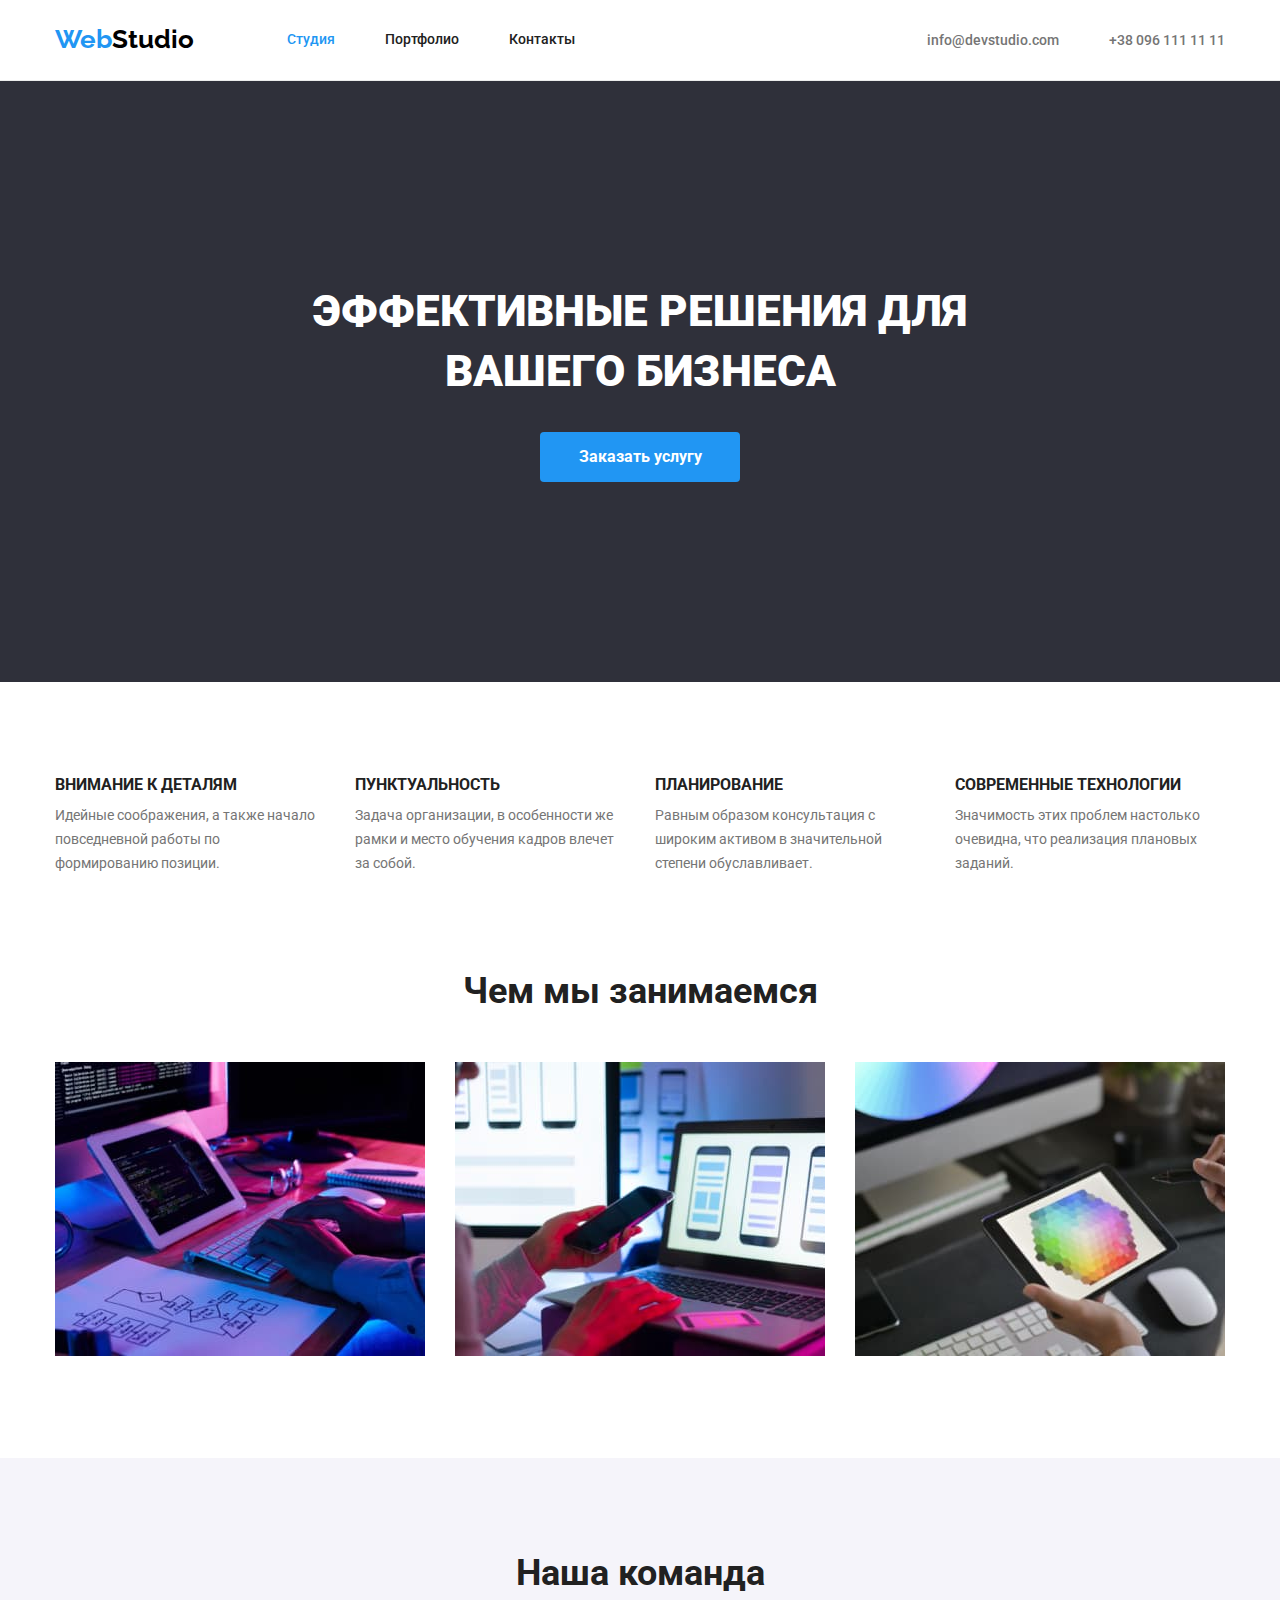
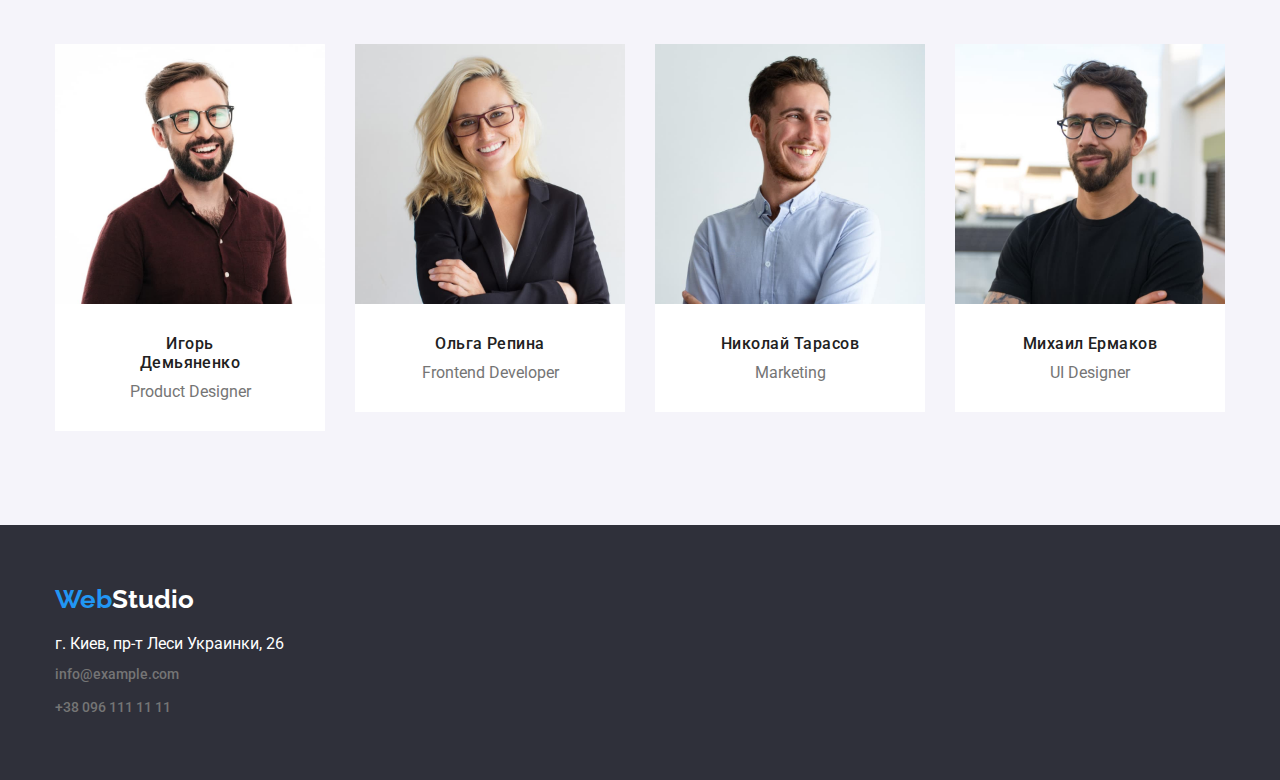
<file: index.html>
<!DOCTYPE html>
<html lang="ru">
<head>
    <meta charset="UTF-8">
    <meta http-equiv="X-UA-Compatible" content="IE=edge">
    <meta name="viewport" content="width=device-width, initial-scale=1.0">
    <title>WebStudio</title>
    <link rel="preconnect" href="https://fonts.gstatic.com">
    <link href="https://fonts.googleapis.com/css2?family=Raleway:wght@700&family=Roboto:wght@400;500;700;900&display=swap"
        rel="stylesheet">
    <link rel="stylesheet" href="https://cdnjs.cloudflare.com/ajax/libs/modern-normalize/1.0.0/modern-normalize.min.css">
    <link rel="stylesheet" href="./css/style.css">
</head>
<body>
    <!-- Шапка сайта -->
    <header class="page-header">
        <div class="container flex">
            <a class="logo" href="./index.html" lang="en">Web<span>Studio</span></a>
            <nav class="main-nav">
                <ul class="list site-nav flex">
                    <li class="item"><a class="link current" href="./index.html">Студия</a></li>
                    <li class="item"><a class="link" href="./portfolio.html">Портфолио</a></li>
                    <li class="item"><a class="link" href="#">Контакты</a></li>
                </ul>
            </nav>
            <ul class="list contact-nav flex">
                <li class="item">
                    <a class="link link-contact" href="mailto:info@devstudio.com">info@devstudio.com</a>
                </li>
                <li class="item">
                    <a class="link link-contact" href="tel:+380961111111">+38 096 111 11 11</a>
                </li>
            </ul>
        </div>
    </header>
    <!-- главная страница -->
    <main>
        <!-- Hero -->
        <section class="section hero-section">
            <div class="container">
                <div class="hero-section-title">
                    <h1 class="hero-title">Эффективные решения для вашего бизнеса</h1>
                    <button class="btn btn-hero" type="button">Заказать услугу</button>
                </div>
            </div>
                  
        </section>
        <!-- Наши преимущества -->
        <section class="section">
            <div class="container">
                <h2 hidden>Наши преимущества</h2>
                <ul class="list feature-list">
                    <li class="item">
                        <h3 class="title">Внимание к деталям</h3>
                        <p class="text feature-text">Идейные соображения, а также начало повседневной работы по формированию позиции.
                        </p>
                    </li>
                    <li class="item">
                        <h3 class="title">Пунктуальность</h3>
                        <p class="text feature-text">Задача организации, в особенности же рамки и место обучения кадров влечет за собой.
                        </p>
                    </li>
                    <li class="item">
                        <h3 class="title">Планирование</h3>
                        <p class="text feature-text">Равным образом консультация с широким активом в значительной степени обуславливает.
                        </p>
                    </li>
                    <li class="item">
                        <h3 class="title">Современные технологии</h3>
                        <p class="text feature-text">Значимость этих проблем настолько очевидна, что реализация плановых заданий.</p>
                    </li>
                </ul>
                <h2 class="section-title">Чем мы занимаемся</h2>
                <ul class="list our-skills-list">
                    <li class="item">
                        <img src="./images/aboutus1.jpg" alt="Создание сайтов" width="370" height="294">
                    </li>
                    <li class="item">
                        <img src="./images/aboutus2.jpg" alt="Разработка мобильных приложений" width="370" height="294">
                    </li>
                    <li class="item">
                        <img src="./images/aboutus3.jpg" alt="Созданием дизайонв для сайтов и приложений" width="370" height="294">
                    </li>
                </ul>
            </div>
            
        </section>
        <!-- наша команда -->
        <section class="section section-our-team">
            <div class="container">
                <h2 class="section-title">Наша команда</h2>
                <ul class="list list-team">
                    <li class="item">
                        <div class="our-team-item">
                            <img class="team-image" src="./images/ourteam1.jpg" alt="Дизайнер" width="270" height="260">
                            <h3 class="title-team">Игорь Демьяненко</h3>
                            <p class="text team-text">Product Designer</p>
                        </div>
                        
                    </li>
                    <li class="item">
                        <div class="our-team-item">
                            <img class="team-image" src="./images/ourteam2.jpg" alt="Фронтенд разработчик" width="270" height="260">
                            <h3 class="title-team">Ольга Репина</h3>
                            <p class="text team-text">Frontend Developer</p>
                        </div>
                    </li>
                    <li class="item">
                        <div class="our-team-item">
                            <img class="team-image" src="./images/ourteam3.jpg" alt="Маркетолог" width="270" height="260">
                            <h3 class="title-team">Николай Тарасов</h3>
                            <p class="text team-text">Marketing</p>
                        </div>
                    </li>
                    <li class="item">
                        <div class="our-team-item">
                            <img class="team-image" src="./images/ourteam4.jpg" alt="Разработчик пользовательского интерфейса" width="270"
                                height="260">
                            <h3 class="title-team">Михаил Ермаков</h3>
                            <p class="text team-text">UI Designer</p>
                        </div>
                    </li>
                </ul>
            </div>
            
        </section>
    </main>
    <!-- Футер -->
    <footer class="footer">
        <div class="container footer-container">
            <a class="logo logo-footer" href="./index.html" lang="en">Web<span>Studio</span></a>
            <address class="footer-address">
                <p class="address">г. Киев, пр-т Леси Украинки, 26 </p>
                <a class="link link-contact" href="mailto:info@example.com">info@example.com</a>
                <a class="link link-contact" href="tel:+380961111111">+38 096 111 11 11</a>
            </address>
        </div>
    </footer>
</body>
</html>
</file>
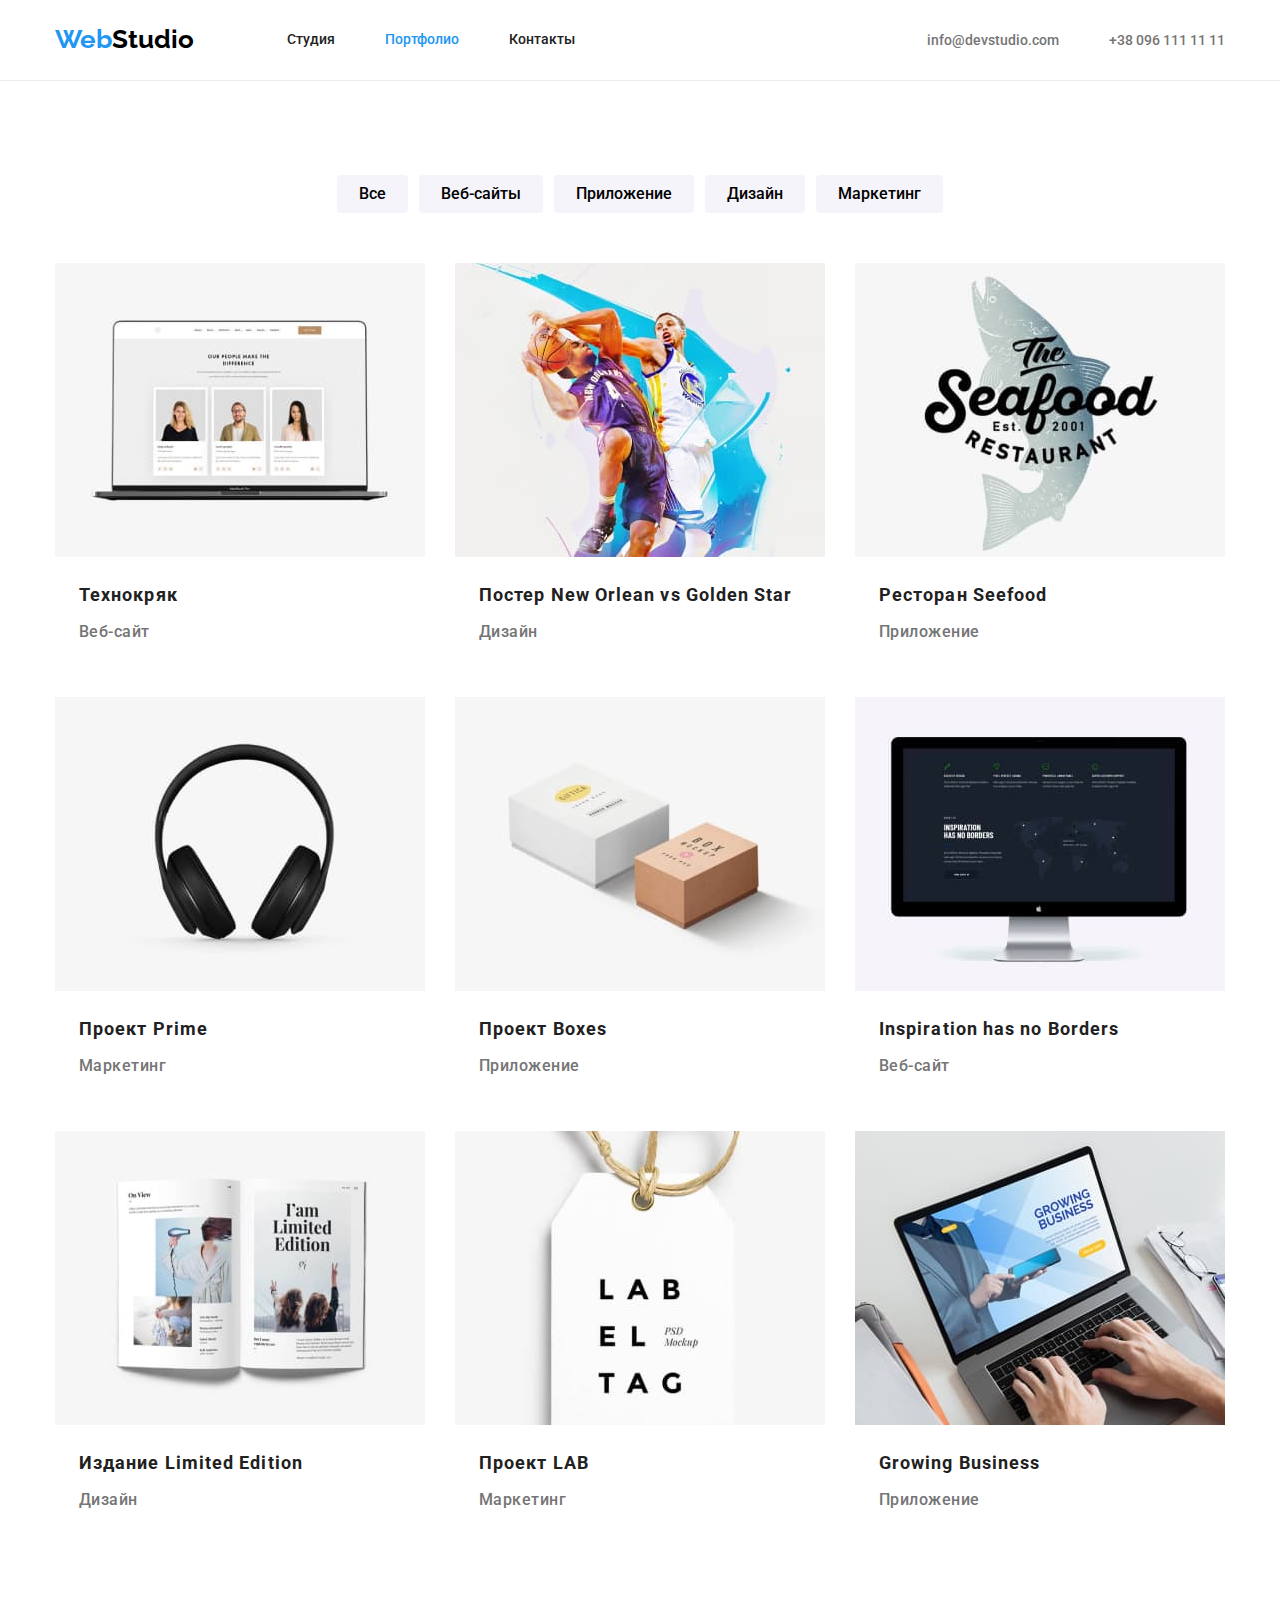
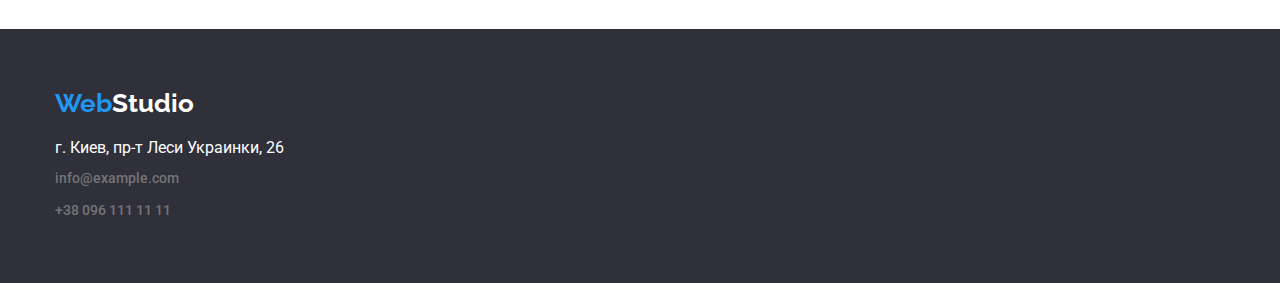
<file: portfolio.html>
<!DOCTYPE html>
<html lang="ru">

<head>
    <meta charset="UTF-8">
    <meta http-equiv="X-UA-Compatible" content="IE=edge">
    <meta name="viewport" content="width=device-width, initial-scale=1.0">
    <title>WebStudio</title>
    <link rel="preconnect" href="https://fonts.gstatic.com">
    <link href="https://fonts.googleapis.com/css2?family=Raleway:wght@700&family=Roboto:wght@400;500;700;900&display=swap"
        rel="stylesheet">
    <link rel="stylesheet" href="https://cdnjs.cloudflare.com/ajax/libs/modern-normalize/1.0.0/modern-normalize.min.css">
    <link rel="stylesheet" href="./css/style.css">
</head>

<body>
    <!-- Шапка сайта -->
    <header class="page-header">
        <div class="container flex">
            <a class="logo" href="./index.html" lang="en">Web<span>Studio</span></a>
            <nav class="main-nav">
                <ul class="list site-nav flex">
                    <li class="item"><a class="link" href="./index.html">Студия</a></li>
                    <li class="item"><a class="link current" href="./portfolio.html">Портфолио</a></li>
                    <li class="item"><a class="link" href="#">Контакты</a></li>
                </ul>
            </nav>
            <ul class="list contact-nav flex">
                <li class="item">
                    <a class="link link-contact" href="mailto:info@devstudio.com">info@devstudio.com</a>
                </li>
                <li class="item">
                    <a class="link link-contact" href="tel:+380961111111">+38 096 111 11 11</a>
                </li>
            </ul>
        </div>
    </header>

        <!-- главная страница -->
        <main>
            <section class="section section-portfolio">
                <div class="container">
                    <h1 hidden>Наше портфолио</h1>
                    <ul class="list btn-list">
                        <li class="item">
                            <button class="btn btn" type="button">Все</button>
                        </li>
                        <li class="item">
                            <button class="btn" type="button">Веб-сайты</button>
                        </li>
                        <li class="item">
                            <button class="btn" type="button">Приложение</button>
                        </li>
                        <li class="item">
                            <button class="btn" type="button">Дизайн</button>
                        </li>
                        <li class="item">
                            <button class="btn" type="button">Маркетинг</button>
                        </li>
                    </ul>
                    <ul class="list portfolio-list">
                        <li class="item">
                            <div class="portfolio-list-item">
                                <a class="link" href="#">
                                    <img class="portfolio-image" src="./images/portfolio/website1.jpg" alt="Веб-сайт Технокряк" width="370" height="294">
                                    <h2 class="title-works">Технокряк</h2>
                                    <p class="text-works">Веб-сайт</p>
                                </a>
                            </div>
                        </li>
                        <li class="item">
                            <div class="portfolio-list-item">
                                <a class="link" href="#">
                                    <img class="portfolio-image" src="./images/portfolio/website2.jpg" alt="Постер New Orlean vs Golden Star" width="370" height="294">
                                    <h2 class="title-works">Постер New Orlean vs Golden Star</h2>
                                    <p class="text-works">Дизайн</p>
                                </a>
                            </div>
                        </li>
                        <li class="item">
                            <div class="portfolio-list-item">
                                <a class="link" href="#">
                                    <img class="portfolio-image" src="./images/portfolio/website3.jpg" alt="Приложение для ресторана Seefood" width="370" height="294">
                                    <h2 class="title-works">Ресторан Seefood</h2>
                                    <p class="text-works">Приложение</p>
                                </a>
                            </div>
                        </li>
                        <li class="item">
                            <div class="portfolio-list-item">
                                <a class="link" href="#">
                                    <img class="portfolio-image" src="./images/portfolio/website4.jpg" alt="Проект Prime" width="370" height="294">
                                    <h2 class="title-works">Проект Prime</h2>
                                    <p class="text-works">Маркетинг</p>
                                </a>
                            </div>
                        </li>
                        <li class="item">
                            <div class="portfolio-list-item">
                                <a class="link" href="#">
                                    <img class="portfolio-image" src="./images/portfolio/website5.jpg" alt="Проект Boxes" width="370" height="294">
                                    <h2 class="title-works">Проект Boxes</h2>
                                    <p class="text-works">Приложение</p>
                                </a>
                            </div>
                        </li>
                        <li class="item">
                            <div class="portfolio-list-item">
                                <a class="link" href="#">
                                    <img class="portfolio-image" src="./images/portfolio/website6.jpg" alt="Inspiration has no Borders" width="370" height="294">
                                    <h2 class="title-works">Inspiration has no Borders</h2>
                                    <p class="text-works">Веб-сайт</p>
                                </a>
                            </div>
                        </li>
                        <li class="item">
                            <div class="portfolio-list-item">
                                <a class="link" href="#">
                                    <img class="portfolio-image" src="./images/portfolio/website7.jpg" alt="Издание Limited Edition" width="370" height="294">
                                    <h2 class="title-works">Издание Limited Edition</h2>
                                    <p class="text-works">Дизайн</p>
                                </a>
                            </div>
                        </li>
                        <li class="item">
                            <div class="portfolio-list-item">
                                <a class="link" href="#">
                                    <img class="portfolio-image" src="./images/portfolio/website8.jpg" alt="Проект LAB" width="370" height="294">
                                    <h2 class="title-works">Проект LAB</h2>
                                    <p class="text-works">Маркетинг</p>
                                </a>
                            </div>
                        </li>
                        <li class="item">
                            <div class="portfolio-list-item">
                                <a class="link" href="#">
                                    <img class="portfolio-image" src="./images/portfolio/website9.jpg" alt="Growing Business" width="370" height="294">
                                    <h2 class="title-works">Growing Business</h2>
                                    <p class="text-works">Приложение</p>
                                </a>
                            </div>
                        </li>
                    </ul>
                </div>
            </section>

        </main>
        <!-- Футер -->
        <footer class="footer">
            <div class="container footer-container">
                <a class="logo logo-footer" href="./index.html" lang="en">Web<span>Studio</span></a>
                <address class="footer-address">
                    <p class="address">г. Киев, пр-т Леси Украинки, 26 </p>
                    <a class="link link-contact" href="mailto:info@example.com">info@example.com</a>
                    <a class="link link-contact" href="tel:+380961111111">+38 096 111 11 11</a>
                </address>
            </div>
        </footer>
</body>
</html>
</file>
<file: css/style.css>
:root {
  --dark-background: #2f303a;
  --white-background: #ffffff;
  --light-background: #e5e5e5;
  --grey-background: #f5f4fa;
  --text-dark: #000000;
  --text-white: #ffffff;
  --text-black: #212121;
  --text-grey: #757575;
  --accent-blue: #2196f3;
}
body {
  background: var(--white-background);
  font-family: Roboto, sans-serif;
  color: var(--text-black);
}
h1,
h2,
h3,
h4,
h5,
h6 {
  margin: 0;
}
p {
  margin: 0;
}
ul {
  margin: 0;
  padding: 0;
}

.container {
  margin-left: auto;
  margin-right: auto;
  padding-left: 15px;
  padding-right: 15px;

  width: 1200px;

  /* outline: 1px solid tomato; */
}
.link {
  font-weight: 500;
  font-size: 14px;
  line-height: 1.14;
  color: var(--text-black);
  text-decoration: none;
}
.link:hover,
.link:focus {
  color: var(--accent-blue);
}
.section {
  padding-top: 94px;
  padding-bottom: 94px;
  font-size: 14px;
  line-height: 1.71;
  /* width: 1600px; */
}
.list {
  list-style-type: none;
}
.flex {
  display: flex;
}
/* Header */

.page-header {
  border-bottom: 1px solid #ececec;
  /* padding: 0 200px; */
}
.page-header .container {
  align-items: center;
}
.logo {
  color: var(--accent-blue);
  font-family: Raleway;
  font-weight: bold;
  font-size: 26px;
  text-decoration: none;
}
.logo span {
  color: var(--text-dark);
}
.main-nav {
  align-items: center;
}
.site-nav {
  margin: 0;
  padding: 32px 0 32px 93px;
  align-items: center;

  font-weight: 500;
  font-size: 14px;
  line-height: 1.14;
}
.site-nav .link {
  padding: 32px 0;
}
.site-nav .item + .item {
  margin-left: 50px;
}

.contact-nav {
  display: flex;
  margin-left: auto;
  padding: 0;
}
.link-contact {
  color: var(--text-grey);
}
.site-nav .link.current {
  color: var(--accent-blue);
}
.contact-nav .item + .item {
  padding-left: 50px;
}

/* Main */

.hero-section {
  text-align: center;
  background-color: var(--dark-background);
}
/* .hero-section .container {
  padding: 104px 252px 104px 252px;
} */
.hero-section-title {
  padding: 106px 237px 106px 237px;
}
.hero-title {
  margin-bottom: 30px;

  font-weight: 900;
  font-size: 44px;
  line-height: 137%;
  color: var(--text-white);
  text-transform: uppercase;
}
.btn {
  background-color: var(--grey-background);
  font-weight: 500;
  font-size: 16px;
  line-height: 1.63;
  text-align: center;
  cursor: pointer;
}
.btn:hover,
.btn:focus {
  background-color: var(--accent-blue);
  color: var(--text-white);
}
.btn-hero {
  background-color: var(--accent-blue);
  font-weight: bold;
  font-size: 16px;
  line-height: 1.88;
  text-align: center;
  color: var(--text-white);
  width: 200px;
  border: transparent;
  border-radius: 4px;
  padding: 10px 32px;
}
/* наши преимущества */
.feature-list {
  display: flex;
  margin-bottom: 94px;
}
.feature-list .item {
  width: calc((100% - 90px) / 4);
}
.feature-list .item:not(:last-child) {
  margin-right: 30px;
}
.feature-list .feature-title {
  margin-bottom: 10px;
}
.feature-list .text {
}
.title {
  font-weight: bold;
  line-height: 1.14;
  text-transform: uppercase;
  margin-bottom: 10px;
}
.section-title {
  margin-bottom: 50px;

  font-weight: bold;
  font-size: 36px;
  line-height: 1.17;
  text-align: center;
}
.text {
  color: var(--text-grey);
}
.our-skills-list {
  display: flex;
}
.our-skills-list .item:not(:last-child) {
  margin-right: 30px;
}
/* наша команда */
.section-our-team {
  background-color: var(--grey-background);
}
.list-team {
  display: flex;
  text-align: center;
}
.our-team-item {
  background-color: var(--white-background);

  /* padding-bottom: 30px; */
}
.list-team .item {
  display: block;
}
.list-team .item:not(:last-child) {
  margin-right: 30px;
}
.title-team {
  font-weight: 500;
  font-size: 16px;
  line-height: 119%;
  letter-spacing: 0.03em;
  padding: 0 59px 10px 59px;
}
.our-skills-list {
  display: flex;
}
.our-skills-list .item:not(:last-child) {
  margin-right: 30px;
}
.team-text {
  font-size: 16px;
  line-height: 1.19;
  padding-right: auto;
  padding-bottom: 30px;
  padding-left: auto;
}
.team-image {
  display: block;
  margin-bottom: 30px;
}
/* наши работы */
.section-portfolio {
  background-color: var(--white-background);
}
.btn-list {
  text-align: center;
  margin-bottom: 50px;
}
.btn-list .item {
  display: inline-block;
  letter-spacing: 0.03em;
}
.btn-list .item:not(:last-child) {
  margin-right: 8px;
}
.item .btn {
  padding: 6px 22px;
  border: transparent;
  border-radius: 4px;
  font-family: Roboto;
  font-weight: 500;
}
.portfolio-list {
  display: flex;
  flex-wrap: wrap;
}
.portfolio-image {
  display: block;
}

.portfolio-list .item:not(:nth-child(3n + 3)) {
  margin-right: 30px;
}
.portfolio-list .item:not(:nth-child(n + 7)) {
  margin-bottom: 30px;
}
.portfolio-list-item {
  background-color: var(--white-background);
}
.title-works {
  /* margin-top: 20px; */
  margin-top: 20px;
  padding-left: 24px;
  padding-right: auto;
  font-weight: bold;
  font-size: 18px;
  line-height: 2;
  letter-spacing: 0.06em;
}
.text-works {
  margin-top: 4px;
  padding-bottom: 20px;
  padding-left: 24px;
  font-size: 16px;
  line-height: 1.88;
  letter-spacing: 0.03em;
  color: var(--text-grey);
}
.portfolio-list .link:hover,
.portfolio-list .link:focus {
  color: var(--text-dark);
}
/* .portfolio-list-item img {
  margin-bottom: 20px;
} */

/* Footer */
.footer {
  background-color: var(--dark-background);
}

.footer-container {
  display: block;
  padding-top: 60px;
  padding-bottom: 60px;
}
.logo-footer {
  display: block;
  margin-bottom: 20px;
}
.logo-footer span {
  color: var(--text-white);
}

.address {
  margin-bottom: 9px;
  font-style: normal;
  color: var(--text-white);
}

.footer-address .link-contact {
  display: block;
  font-size: 14px;
  line-height: 1.71;
  cursor: default;
  font-style: normal;
}
.footer-address .link-contact:not(:last-child) {
  margin-bottom: 9px;
}
</file>
